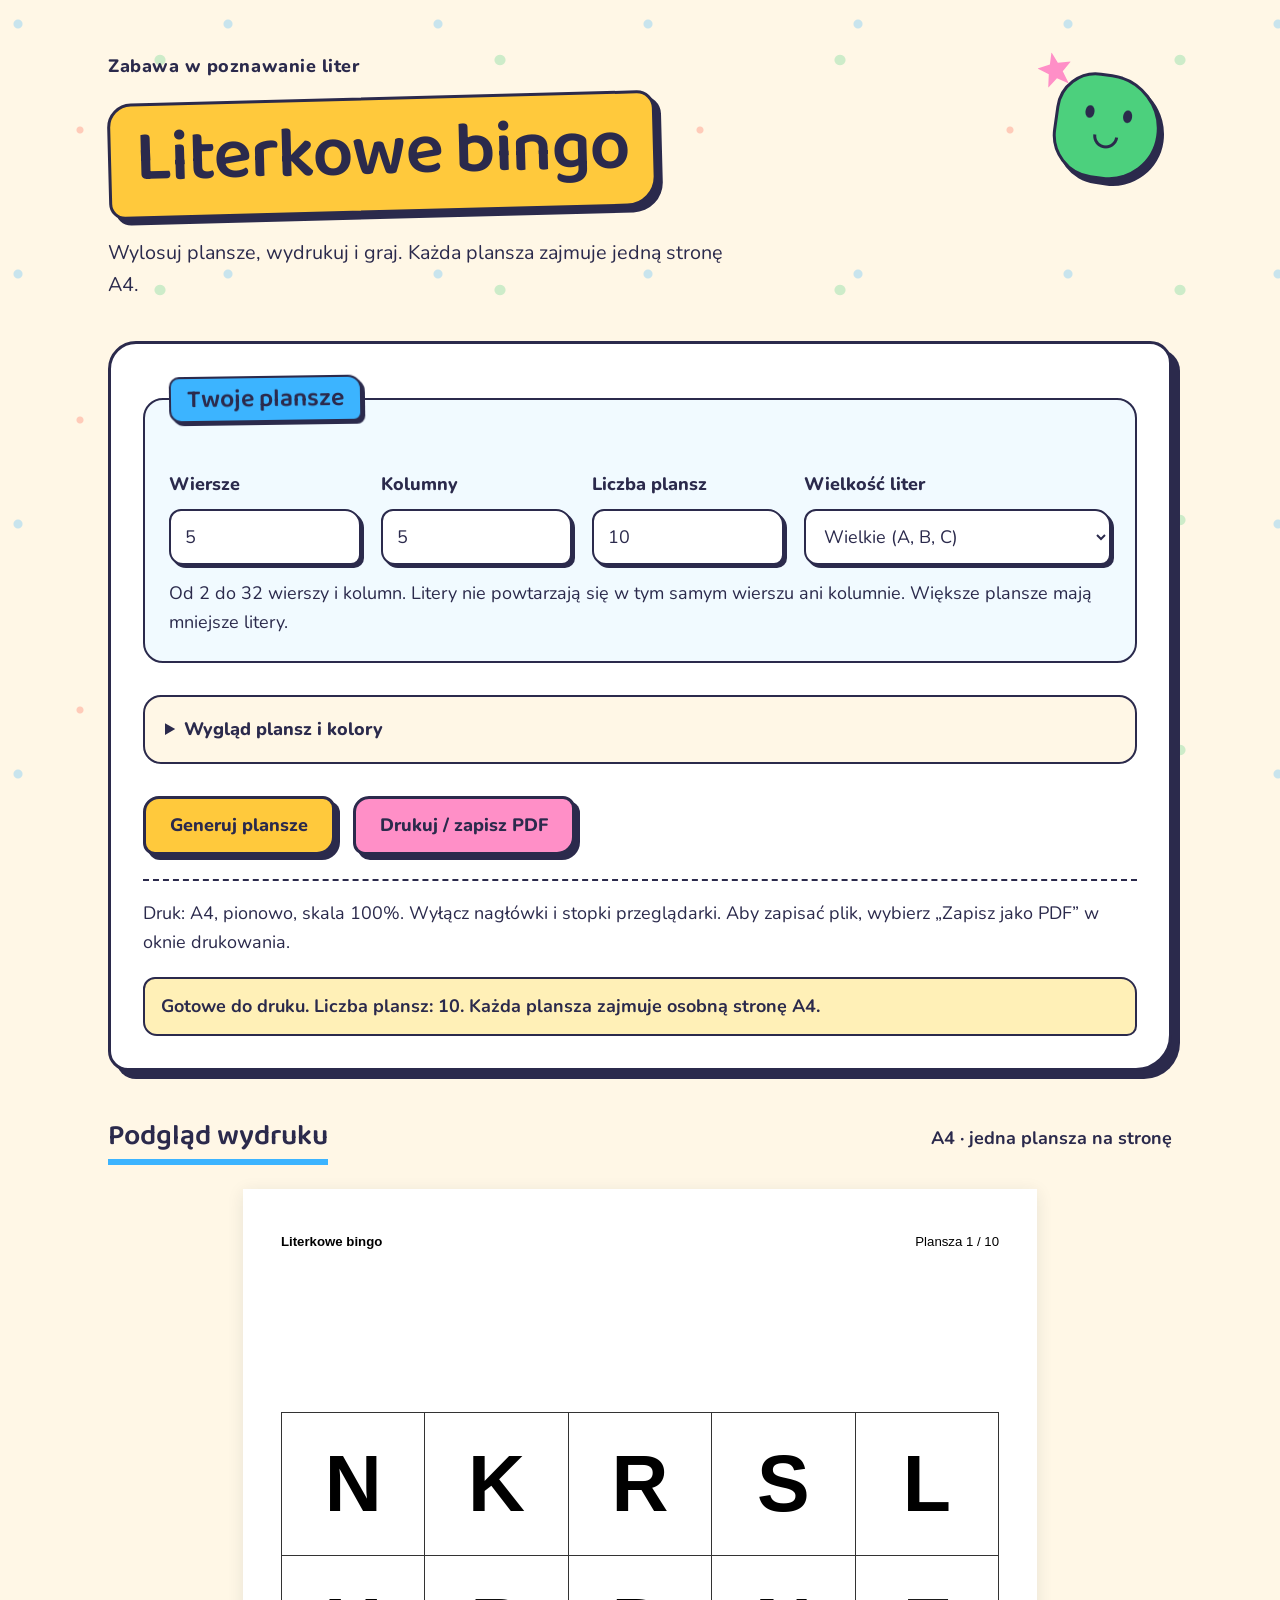
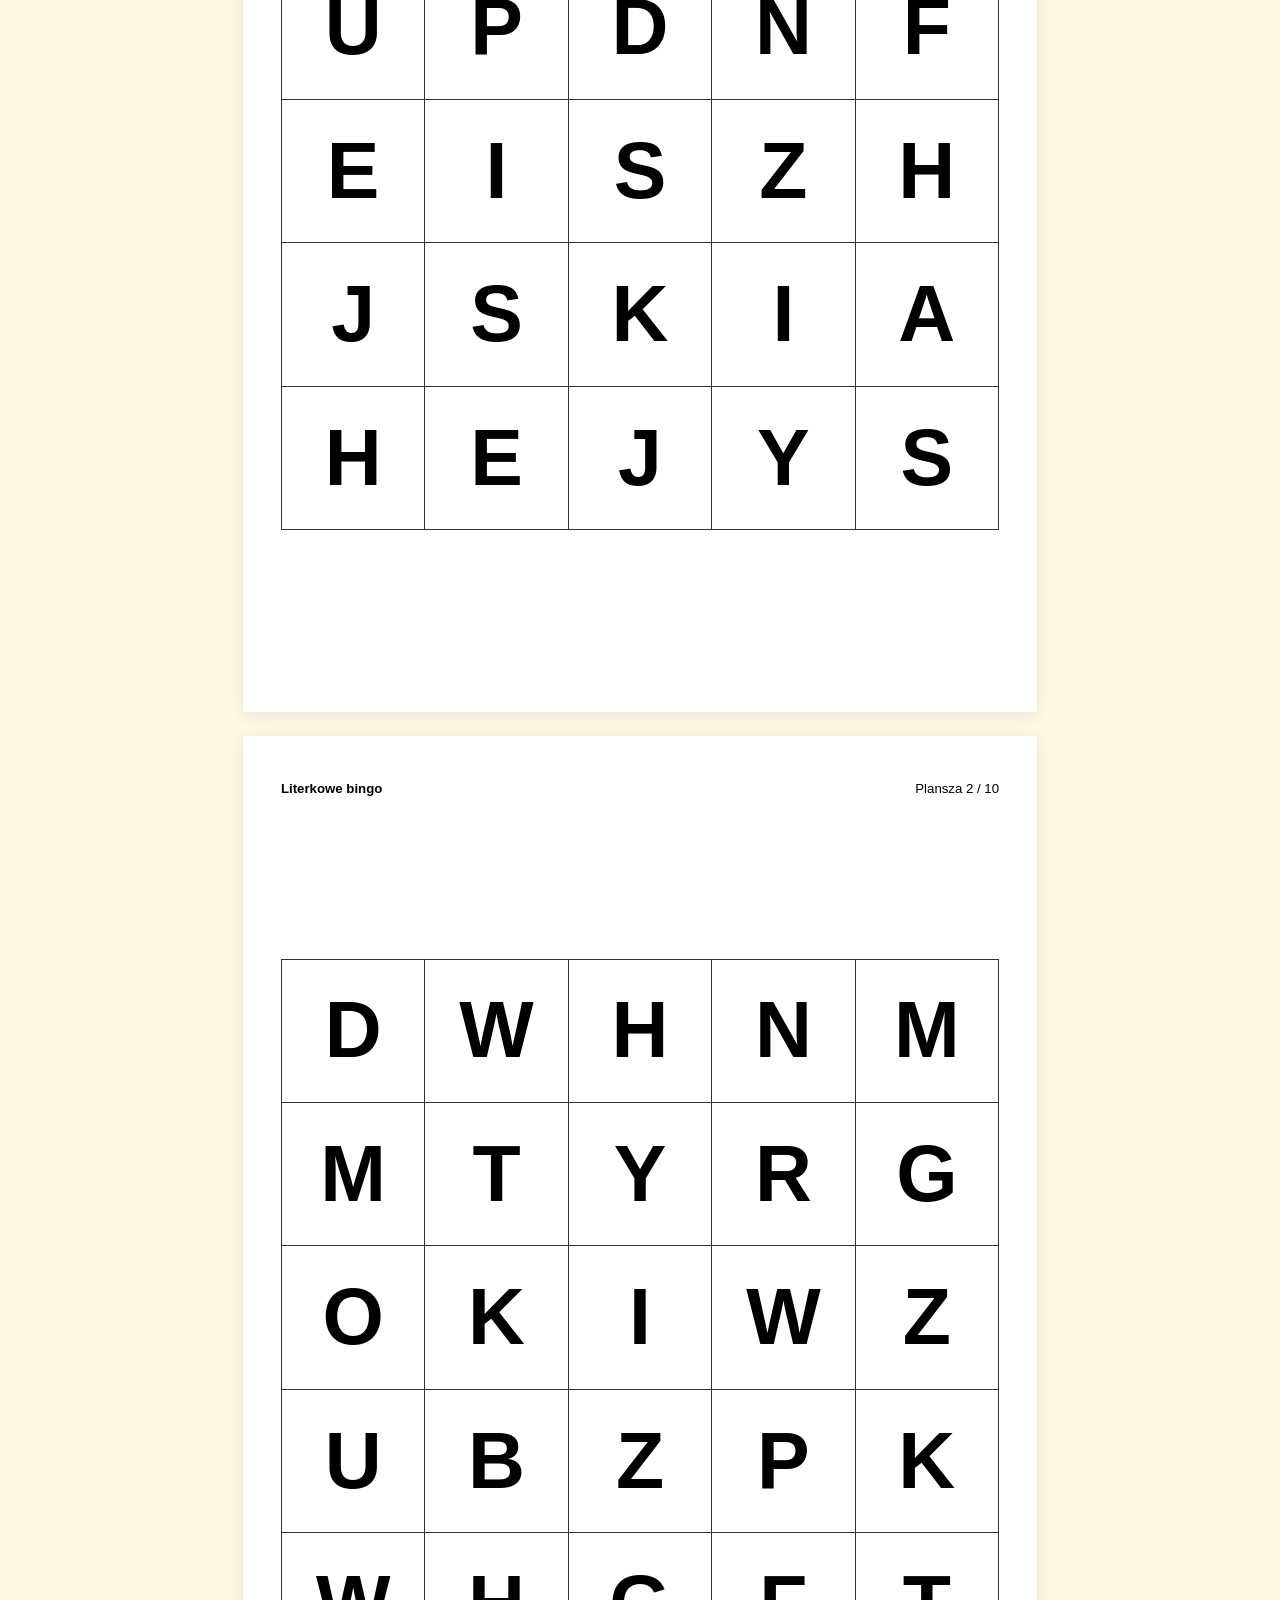
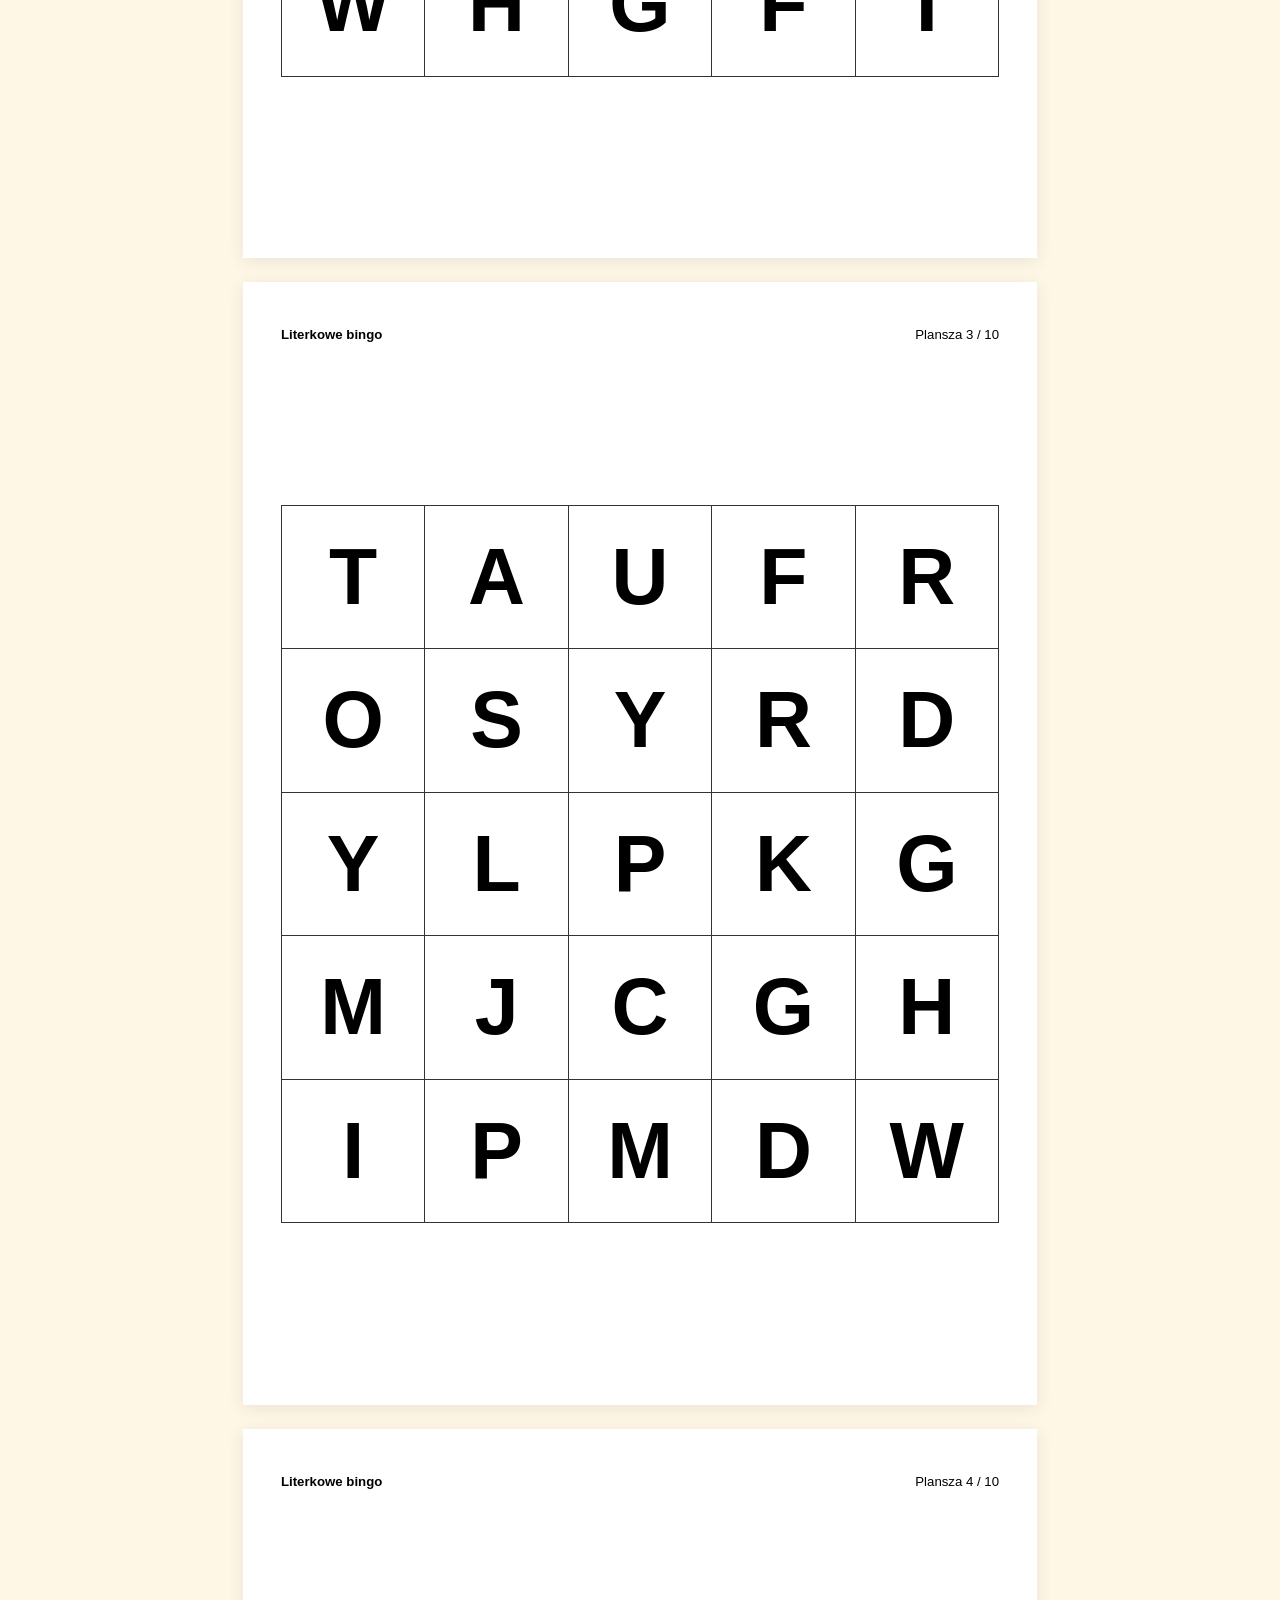
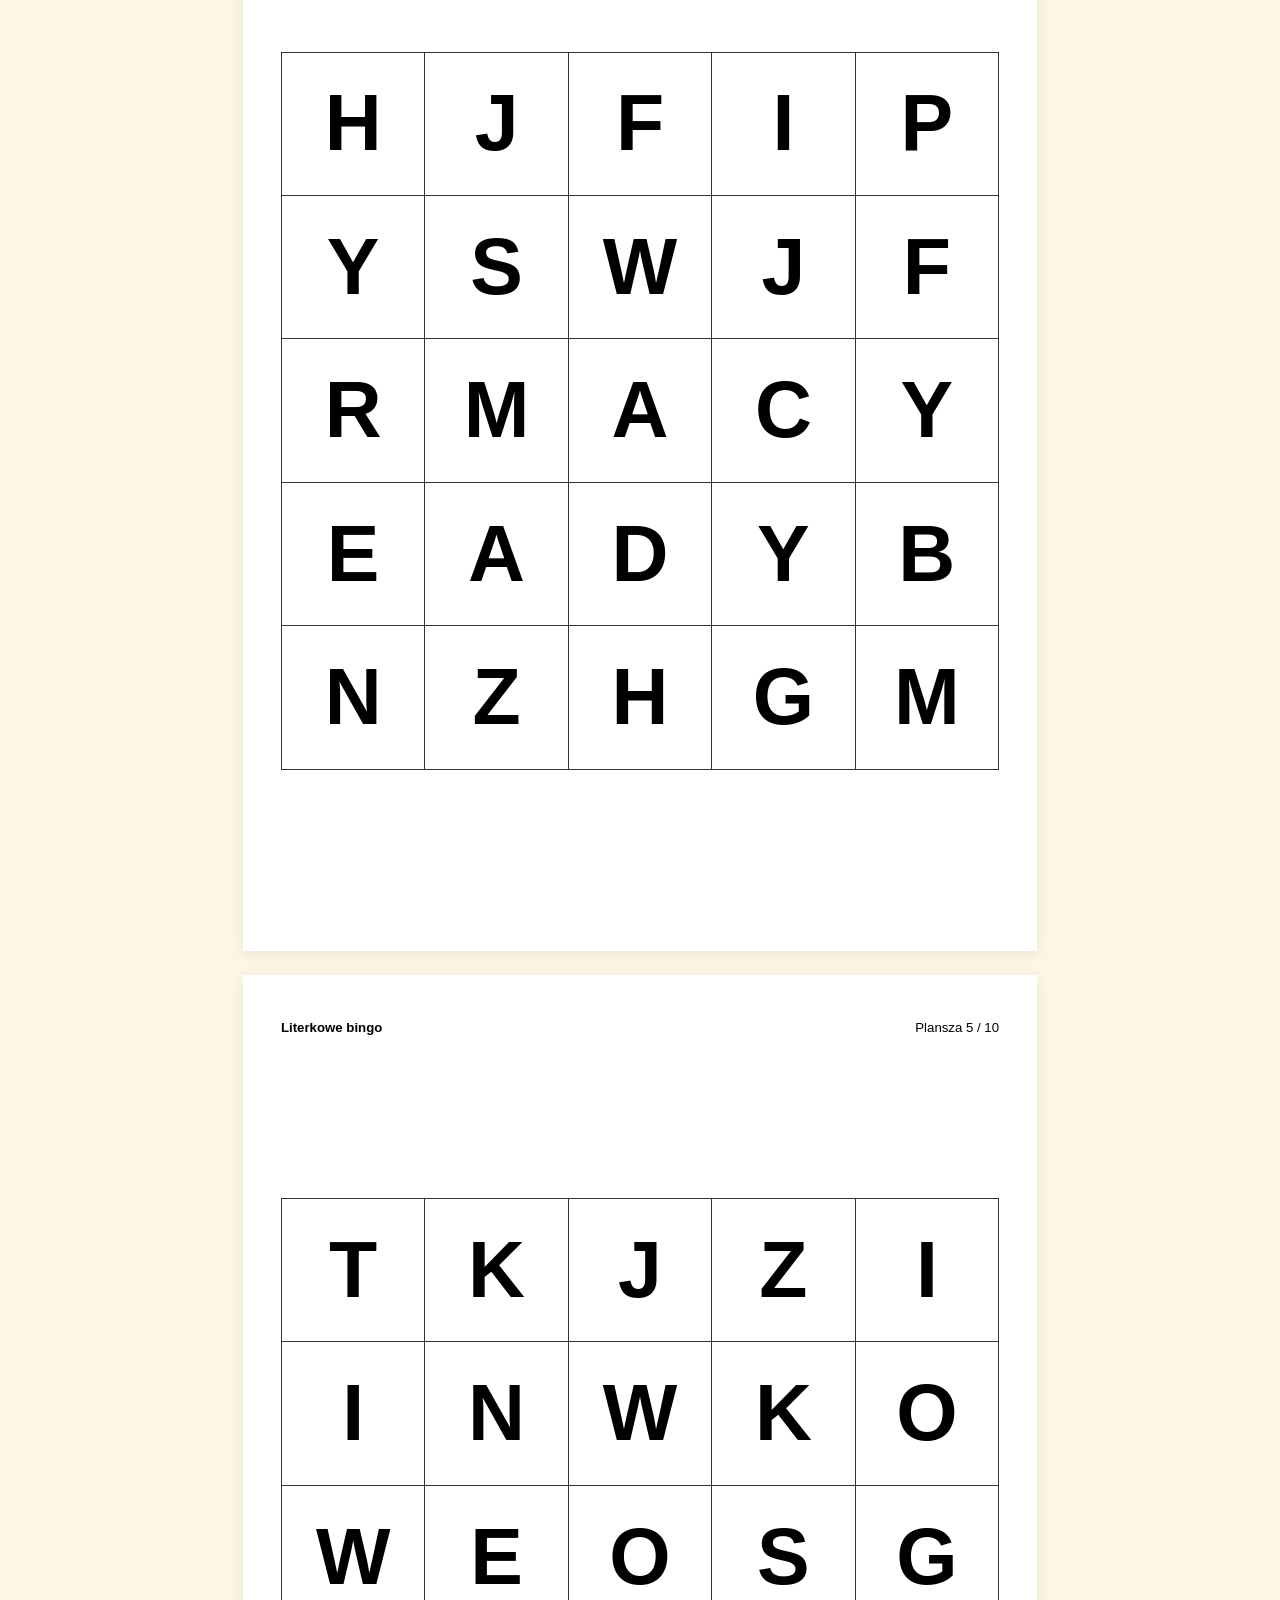
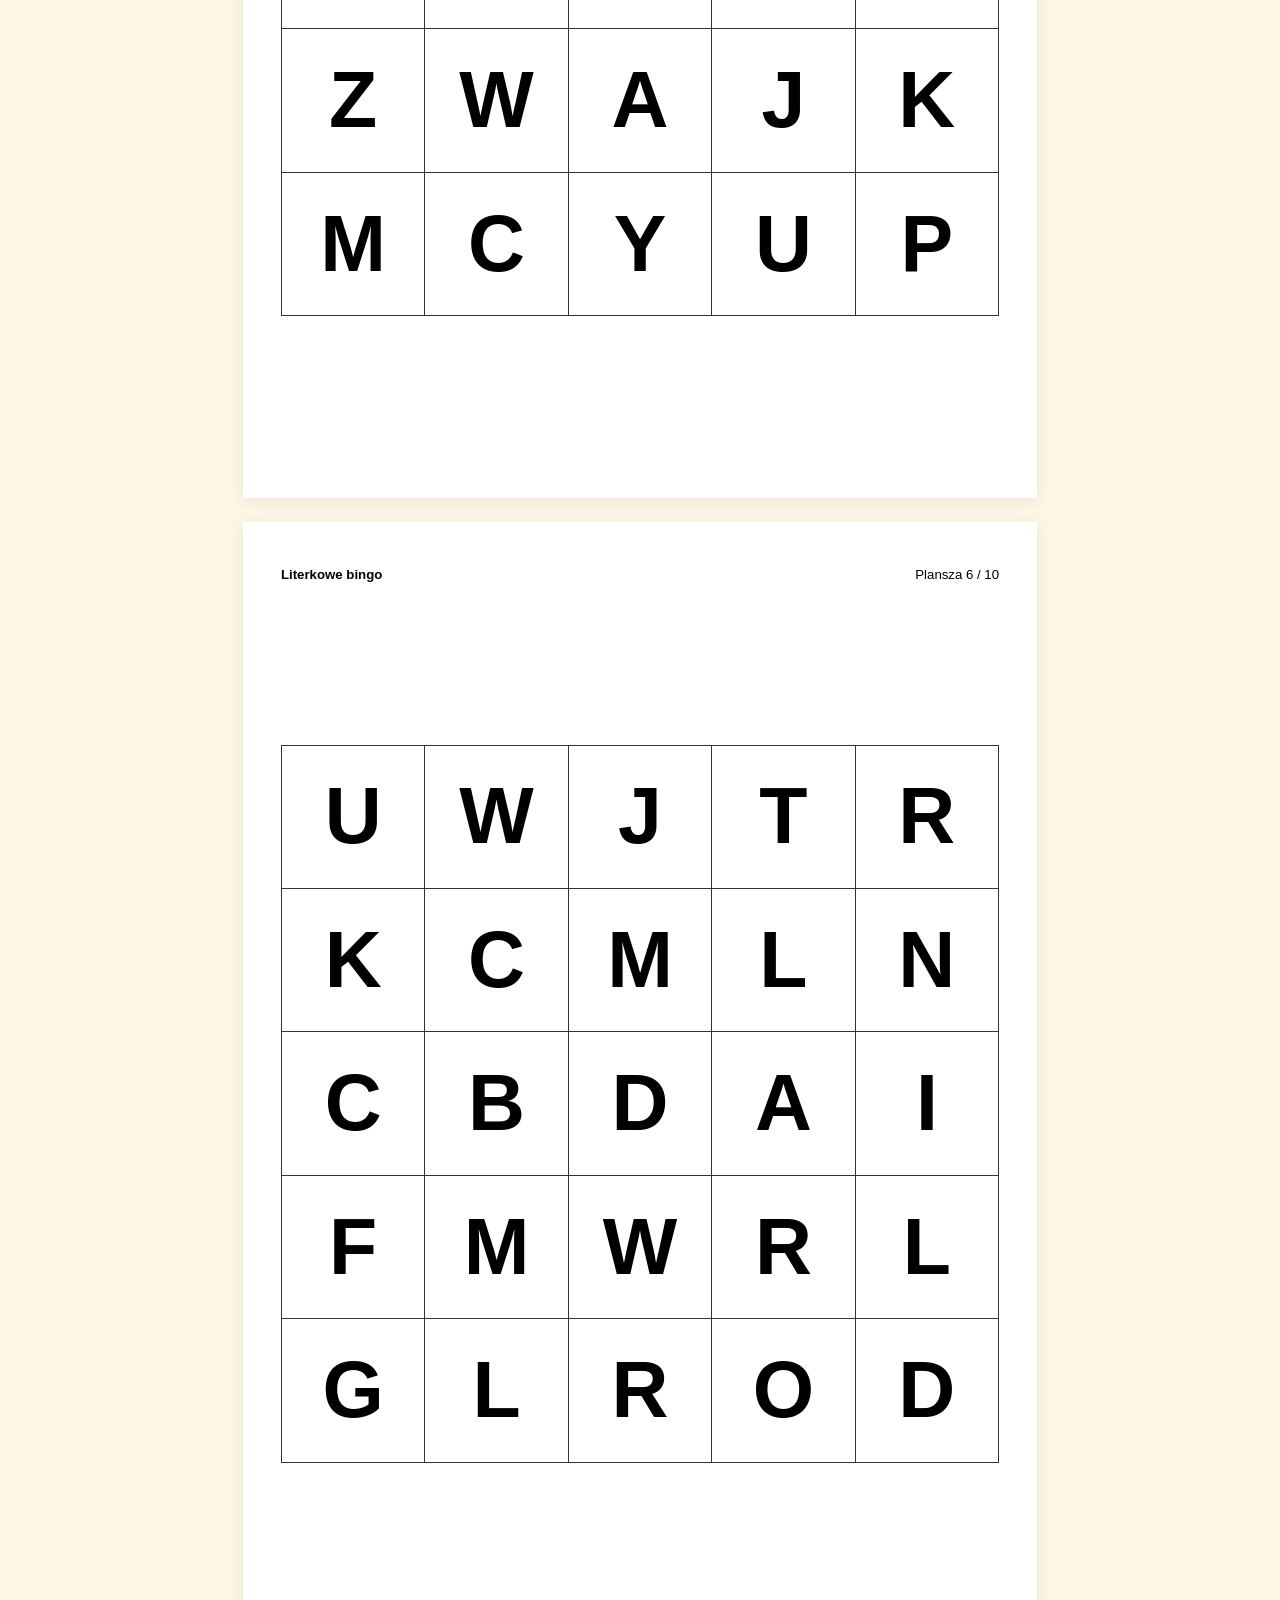
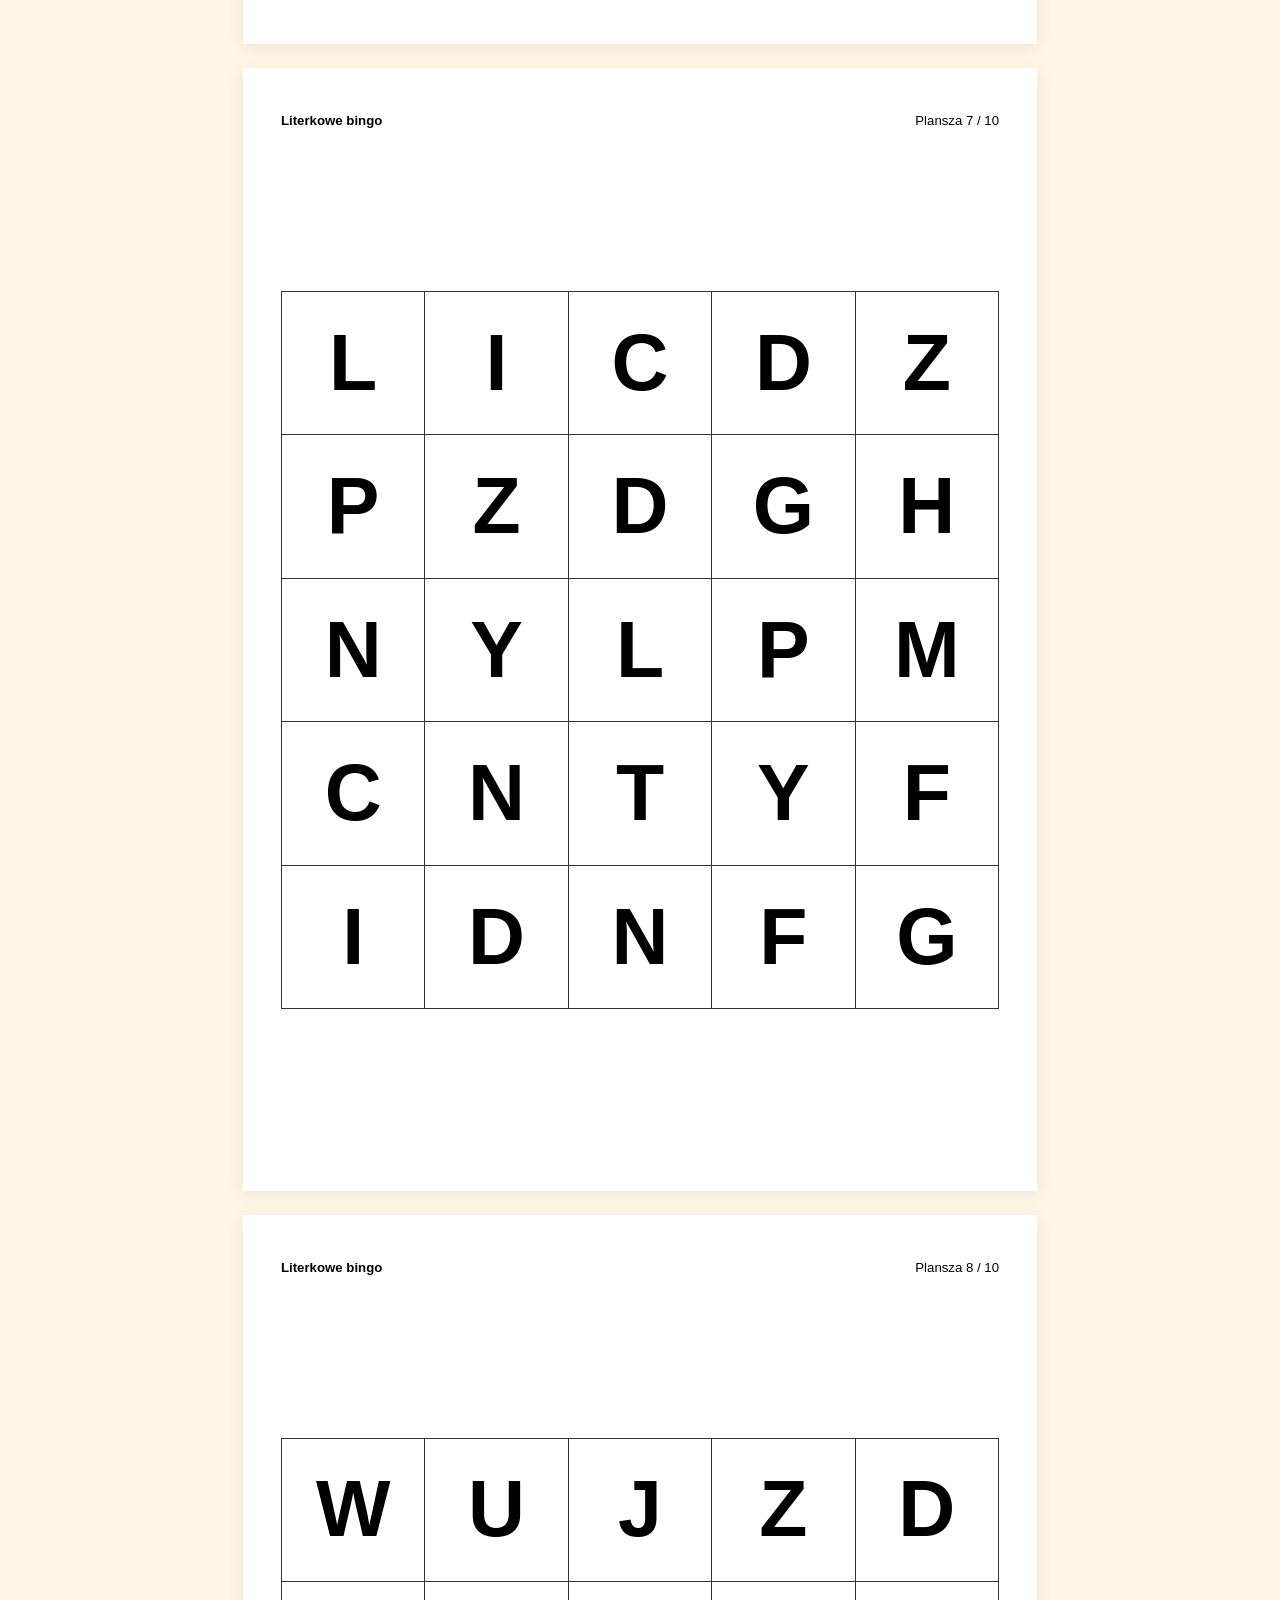
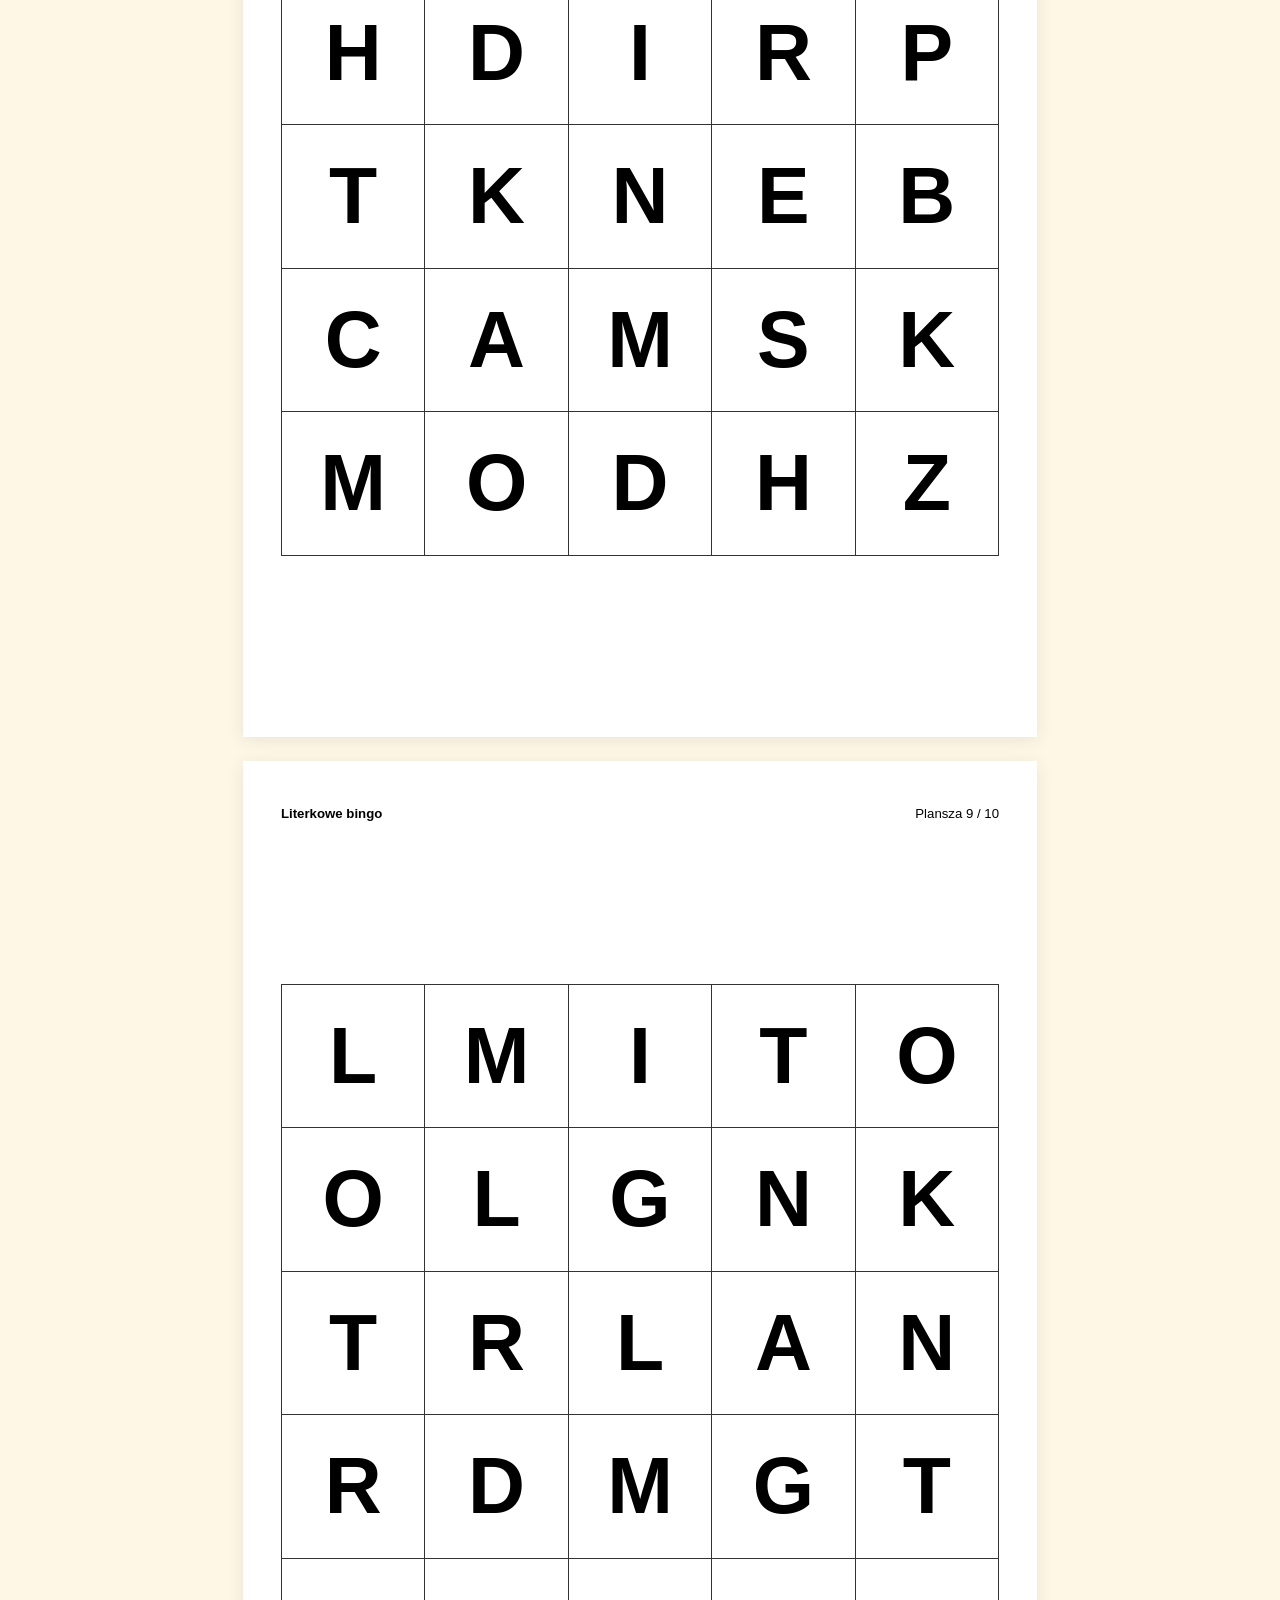
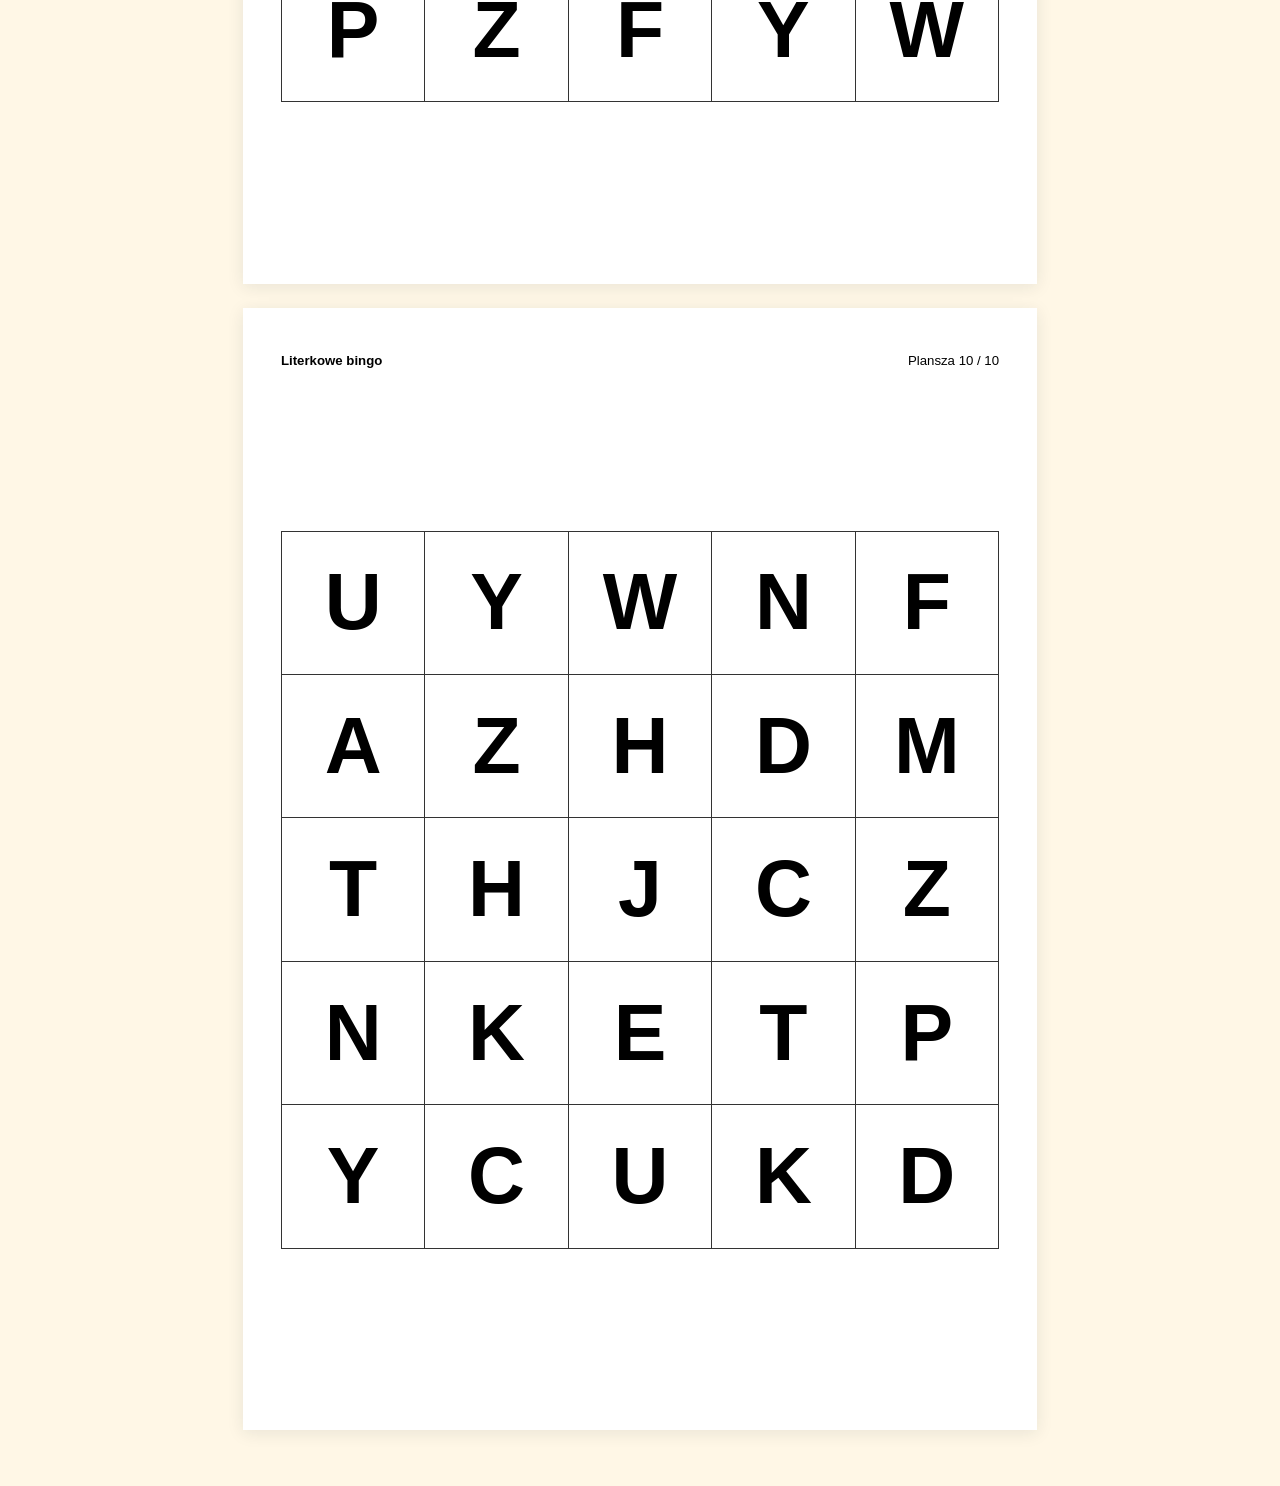
<file: bingo/index.html>
<!doctype html>
<html lang="pl">
  <head>
    <meta charset="utf-8">
    <meta name="viewport" content="width=device-width, initial-scale=1">
    <meta name="color-scheme" content="light">
    <title>Literkowe bingo: plansze do druku</title>
    <link rel="stylesheet" href="styles.css">
    <script src="script.js" defer></script>
  </head>
  <body>
    <main>
      <header class="intro screen-only">
        <p class="eyebrow">Zabawa w poznawanie liter</p>
        <h1>Literkowe bingo</h1>
        <p>Wylosuj plansze, wydrukuj i graj. Każda plansza zajmuje jedną stronę A4.</p>
      </header>

      <form id="settings" class="settings screen-only" novalidate>
        <fieldset>
          <legend>Twoje plansze</legend>
          <div class="fields">
            <div class="field">
              <label for="rows">Wiersze</label>
              <input id="rows" name="rows" type="number" min="2" max="32" step="1" value="5" required
                aria-describedby="dimensions-help rows-error">
              <span id="rows-error" class="field-error" aria-live="polite"></span>
            </div>
            <div class="field">
              <label for="columns">Kolumny</label>
              <input id="columns" name="columns" type="number" min="2" max="32" step="1" value="5" required
                aria-describedby="dimensions-help columns-error">
              <span id="columns-error" class="field-error" aria-live="polite"></span>
            </div>
            <div class="field">
              <label for="count">Liczba plansz</label>
              <input id="count" name="count" type="number" min="1" max="100" step="1" value="10" required
                aria-describedby="count-error">
              <span id="count-error" class="field-error" aria-live="polite"></span>
            </div>
            <div class="field">
              <label for="letter-case">Wielkość liter</label>
              <select id="letter-case" name="letter-case">
                <option value="upper">Wielkie (A, B, C)</option>
                <option value="lower">Małe (a, b, c)</option>
              </select>
            </div>
          </div>
          <p id="dimensions-help" class="help">
            Od 2 do 32 wierszy i kolumn. Litery nie powtarzają się w tym samym wierszu ani kolumnie.
            Większe plansze mają mniejsze litery.
          </p>
        </fieldset>

        <details class="appearance-options">
          <summary>Wygląd plansz i kolory</summary>
          <div class="appearance-content">
            <fieldset>
              <legend>Czcionka i układ</legend>
              <div class="field mode-field">
                <label for="board-font">Czcionka na planszy</label>
                <select id="board-font" name="board-font">
                  <optgroup label="Klasyczne i czytelne">
                    <option value="arial">Arial (klasyczna)</option>
                    <option value="georgia">Georgia (szeryfowa)</option>
                    <option value="trebuchet">Trebuchet MS (czytelna)</option>
                  </optgroup>
                  <optgroup label="Wesołe i zaokrąglone">
                    <option value="nunito">Nunito (jak interfejs)</option>
                    <option value="comic">Comic Sans MS (odręczna)</option>
                  </optgroup>
                </select>
              </div>
              <label class="layout-toggle" for="square-cells">
                <input id="square-cells" name="square-cells" type="checkbox" checked aria-describedby="layout-help">
                <span>Tylko kwadratowe pola</span>
              </label>
              <p id="layout-help" class="help">
                Wyłącz, aby plansza wypełniała całą dostępną stronę A4. Pola mogą wtedy być prostokątne.
              </p>
            </fieldset>

            <fieldset>
              <legend>Kolory liter</legend>
              <div class="field mode-field">
                <label for="color-mode">Sposób kolorowania</label>
                <select id="color-mode" name="color-mode">
                  <option value="black">Wszystkie czarne</option>
                  <option value="groups">Samogłoski i spółgłoski</option>
                  <option value="random">Losowe kolory</option>
                </select>
              </div>
              <div id="group-colors" class="color-options" hidden>
                <label class="color-field" for="vowel-color">
                  <input id="vowel-color" type="color" value="#c62828">
                  <span>Samogłoski</span>
                </label>
                <label class="color-field" for="consonant-color">
                  <input id="consonant-color" type="color" value="#1565c0">
                  <span>Spółgłoski</span>
                </label>
                <p class="help">Samogłoski: A, Ą, E, Ę, I, O, Ó, U, Y.</p>
              </div>
              <div id="random-colors" class="color-options" hidden>
                <div class="palette-toolbar">
                  <button id="generate-palette" type="button" class="secondary">Losuj paletę</button>
                  <p class="help">Pasujące do siebie kolory, czytelne na białym tle. Zablokuj te, które chcesz zachować.</p>
                </div>
                <div class="palette">
                  <div class="palette-card">
                    <label for="palette-1">Kolor 1</label>
                    <input id="palette-1" class="palette-color" type="color" value="#c62828">
                    <span class="palette-hex">#C62828</span>
                    <label class="palette-lock-label">
                      <input class="palette-lock" type="checkbox" aria-label="Zablokuj kolor 1"> Zablokuj
                    </label>
                  </div>
                  <div class="palette-card">
                    <label for="palette-2">Kolor 2</label>
                    <input id="palette-2" class="palette-color" type="color" value="#1565c0">
                    <span class="palette-hex">#1565C0</span>
                    <label class="palette-lock-label">
                      <input class="palette-lock" type="checkbox" aria-label="Zablokuj kolor 2"> Zablokuj
                    </label>
                  </div>
                  <div class="palette-card">
                    <label for="palette-3">Kolor 3</label>
                    <input id="palette-3" class="palette-color" type="color" value="#2e7d32">
                    <span class="palette-hex">#2E7D32</span>
                    <label class="palette-lock-label">
                      <input class="palette-lock" type="checkbox" aria-label="Zablokuj kolor 3"> Zablokuj
                    </label>
                  </div>
                  <div class="palette-card">
                    <label for="palette-4">Kolor 4</label>
                    <input id="palette-4" class="palette-color" type="color" value="#7b1fa2">
                    <span class="palette-hex">#7B1FA2</span>
                    <label class="palette-lock-label">
                      <input class="palette-lock" type="checkbox" aria-label="Zablokuj kolor 4"> Zablokuj
                    </label>
                  </div>
                  <div class="palette-card">
                    <label for="palette-5">Kolor 5</label>
                    <input id="palette-5" class="palette-color" type="color" value="#ad4900">
                    <span class="palette-hex">#AD4900</span>
                    <label class="palette-lock-label">
                      <input class="palette-lock" type="checkbox" aria-label="Zablokuj kolor 5"> Zablokuj
                    </label>
                  </div>
                  <div class="palette-card">
                    <label for="palette-6">Kolor 6</label>
                    <input id="palette-6" class="palette-color" type="color" value="#00695c">
                    <span class="palette-hex">#00695C</span>
                    <label class="palette-lock-label">
                      <input class="palette-lock" type="checkbox" aria-label="Zablokuj kolor 6"> Zablokuj
                    </label>
                  </div>
                </div>
                <p id="palette-status" class="help" role="status"></p>
                <p class="help">Każda litera otrzyma losowy kolor z palety. Kolory mogą się powtarzać.</p>
              </div>
              <p id="color-help" class="help" hidden>
                Kolorujemy tylko litery. Pola pozostają białe. Bardzo jasne kolory mogą być słabo widoczne na wydruku.
              </p>
            </fieldset>
          </div>
        </details>

        <div class="actions">
          <button type="submit" id="generate">Generuj plansze</button>
          <button type="button" id="print" class="secondary" disabled>Drukuj / zapisz PDF</button>
        </div>
        <p class="print-help">
          Druk: A4, pionowo, skala 100%. Wyłącz nagłówki i stopki przeglądarki.
          Aby zapisać plik, wybierz „Zapisz jako PDF” w oknie drukowania.
        </p>
        <p id="status" class="status" role="status" aria-live="polite"></p>
        <p id="generation-error" class="field-error" role="alert"></p>
      </form>

      <section class="preview" aria-labelledby="preview-heading">
        <div class="preview-heading screen-only">
          <h2 id="preview-heading">Podgląd wydruku</h2>
          <span>A4 · jedna plansza na stronę</span>
        </div>
        <div id="sheets" class="sheets"></div>
      </section>
      <noscript>
        <p class="screen-only">Włącz JavaScript w przeglądarce, aby generować plansze.</p>
      </noscript>
    </main>
  </body>
</html>
</file>
<file: bingo/styles.css>
@import url("https://fonts.googleapis.com/css2?family=Baloo+2:wght@600;700&family=Nunito:wght@400;600;700;800&display=swap");

:root {
  --sunny-yellow: #ffc93c;
  --tomato-red: #ff5a47;
  --sky-blue: #3cb4ff;
  --grass-green: #4cd07d;
  --bubblegum-pink: #ff8fc7;
  --cream: #fff7e6;
  --ink: #2b2a4c;
  --display-font: "Baloo 2", "Comic Sans MS", "Trebuchet MS", sans-serif;
  --body-font: "Nunito", "Trebuchet MS", Verdana, sans-serif;
  font-family: "Segoe UI", Arial, sans-serif;
  color: #182b3a;
  background: #f2f5f8;
  font-synthesis: none;
}

* {
  box-sizing: border-box;
}

body {
  margin: 0;
}

[hidden] {
  display: none !important;
}

@media screen {
  :root {
    font-family: var(--body-font);
    font-size: 18px;
    line-height: 1.6;
    color: var(--ink);
    background: var(--cream);
  }

  body {
    isolation: isolate;
  }

  body::before {
    content: "";
    position: fixed;
    inset: 0;
    z-index: -1;
    background:
      radial-gradient(circle at 18px 24px, var(--sky-blue) 0 4px, transparent 5px) 0 0 / 210px 250px,
      radial-gradient(circle at 80px 130px, var(--tomato-red) 0 3px, transparent 4px) 0 0 / 310px 290px,
      radial-gradient(ellipse at 160px 60px, var(--grass-green) 0 5px, transparent 6px) 0 0 / 340px 230px;
    opacity: 0.28;
    pointer-events: none;
  }

  main {
    max-width: 1120px;
    margin: 0 auto;
    padding: 44px 28px 56px;
  }

  h1,
  h2,
  p {
    margin-top: 0;
  }

  .intro {
    position: relative;
    margin-bottom: 28px;
    padding: 8px 142px 12px 0;
    animation: sticker-reveal 450ms ease-out backwards;
  }

  .intro::before,
  .intro::after {
    content: "";
    position: absolute;
    pointer-events: none;
  }

  .intro::before {
    top: 30px;
    right: 12px;
    width: 100px;
    height: 100px;
    border: 3px solid var(--ink);
    border-radius: 42% 58% 54% 46%;
    background:
      radial-gradient(ellipse, var(--ink) 0 4px, transparent 5px) 29% 35% / 10px 14px no-repeat,
      radial-gradient(ellipse, var(--ink) 0 4px, transparent 5px) 71% 35% / 10px 14px no-repeat,
      radial-gradient(ellipse at 50% 0, transparent 9px, var(--ink) 10px 12px, transparent 13px) 50% 70% / 32px 16px no-repeat,
      var(--grass-green);
    box-shadow: 5px 5px 0 var(--ink);
    transform: rotate(8deg);
  }

  .intro::after {
    top: 8px;
    right: 100px;
    width: 34px;
    height: 34px;
    background: var(--bubblegum-pink);
    clip-path: polygon(50% 0, 62% 34%, 100% 38%, 71% 61%, 81% 100%, 50% 78%, 19% 100%, 29% 61%, 0 38%, 38% 34%);
    transform: rotate(-12deg);
  }

  h1,
  h2,
  legend {
    font-family: var(--display-font);
    font-weight: 600;
    line-height: 1.2;
  }

  h1 {
    display: inline-block;
    max-width: 100%;
    margin-bottom: 24px;
    padding: 10px 24px 14px;
    border: 3px solid var(--ink);
    border-radius: 24px 18px 30px 16px;
    background: var(--sunny-yellow);
    box-shadow: 6px 6px 0 var(--ink);
    font-size: clamp(2.25rem, 6vw, 4rem);
    letter-spacing: -0.02em;
    transform: rotate(-1.5deg);
  }

  .eyebrow {
    margin-bottom: 16px;
    font-weight: 800;
    letter-spacing: 0.03em;
  }

  .intro > p:last-child {
    max-width: 650px;
    margin-bottom: 0;
    font-size: 1.1rem;
  }

  .settings {
    padding: 32px;
    border: 3px solid var(--ink);
    border-radius: 28px 22px 36px 20px;
    background: white;
    box-shadow: 8px 8px 0 var(--ink);
    animation: sticker-reveal 450ms 80ms ease-out backwards;
  }

  fieldset {
    min-width: 0;
    margin: 0 0 32px;
    padding: 24px;
    border: 2px solid var(--ink);
    border-radius: 20px;
    background: #f1faff;
  }

  fieldset:nth-of-type(2) {
    background: #fff3f8;
  }

  legend {
    max-width: 100%;
    margin-bottom: 24px;
    padding: 6px 16px;
    border: 2px solid var(--ink);
    border-radius: 10px 14px 8px 12px;
    background: var(--sky-blue);
    box-shadow: 3px 3px 0 var(--ink);
    font-size: 1.4rem;
    transform: rotate(-0.8deg);
  }

  fieldset:nth-of-type(2) legend {
    background: var(--bubblegum-pink);
    transform: rotate(0.8deg);
  }

  .appearance-options {
    margin-bottom: 32px;
    border: 2px solid var(--ink);
    border-radius: 18px;
    background: var(--cream);
  }

  .appearance-options > summary {
    padding: 18px 20px;
    border-radius: 16px;
    font-weight: 800;
    cursor: pointer;
  }

  .appearance-options > summary::marker {
    color: var(--ink);
  }

  .appearance-options[open] > summary {
    border-bottom: 2px solid var(--ink);
    border-radius: 16px 16px 0 0;
    background: var(--sunny-yellow);
  }

  .appearance-content {
    padding: 24px 20px;
  }

  .appearance-content > fieldset {
    margin-bottom: 24px;
  }

  .appearance-content > fieldset:last-child {
    margin-bottom: 0;
  }

  .appearance-content > fieldset > legend {
    font-family: var(--body-font);
    font-size: 1.2rem;
    font-weight: 800;
    transform: none;
  }

  .fields {
    display: grid;
    grid-template-columns: repeat(3, minmax(0, 1fr)) minmax(240px, 1.6fr);
    gap: 20px;
  }

  .field {
    display: flex;
    flex-direction: column;
    gap: 10px;
    min-width: 0;
  }

  label {
    font-weight: 800;
  }

  input,
  select,
  button {
    font: inherit;
  }

  input[type="number"],
  select {
    width: 100%;
    min-height: 56px;
    padding: 12px 14px;
    border: 2px solid var(--ink);
    border-radius: 12px 16px 10px 14px;
    color: var(--ink);
    background: white;
    box-shadow: 3px 3px 0 var(--ink);
  }

  input[aria-invalid="true"] {
    border-color: #9a1f26;
    box-shadow: 3px 3px 0 #9a1f26;
  }

  .mode-field {
    max-width: 420px;
  }

  .layout-toggle {
    display: flex;
    align-items: center;
    gap: 12px;
    margin-top: 20px;
    padding: 14px;
    border: 2px dashed var(--ink);
    border-radius: 14px;
    background: var(--cream);
  }

  .layout-toggle input,
  .palette-lock {
    flex: 0 0 auto;
    width: 22px;
    height: 22px;
    margin: 0;
    accent-color: var(--ink);
  }

  .help,
  .print-help {
    margin: 14px 0 0;
    font-size: 1rem;
    line-height: 1.6;
  }

  .field-error {
    color: #9a1f26;
    font-size: 1rem;
    font-weight: 700;
    line-height: 1.5;
  }

  .field-error:empty,
  #palette-status:empty {
    display: none;
  }

  .color-options {
    margin-top: 20px;
  }

  .color-field {
    display: inline-flex;
    align-items: center;
    gap: 12px;
    min-height: 48px;
    margin: 0 24px 12px 0;
  }

  input[type="color"] {
    flex: 0 0 auto;
    width: 54px;
    height: 48px;
    padding: 4px;
    border: 2px solid var(--ink);
    border-radius: 10px;
    background: white;
    cursor: pointer;
  }

  .palette {
    display: grid;
    grid-template-columns: repeat(auto-fit, minmax(140px, 1fr));
    gap: 18px;
    margin-top: 20px;
  }

  .palette-toolbar {
    display: flex;
    flex-wrap: wrap;
    align-items: center;
    gap: 16px 20px;
  }

  .palette-toolbar .help {
    flex: 1 1 250px;
    margin: 0;
  }

  .palette-card {
    --card-accent: var(--sunny-yellow);
    display: flex;
    flex-direction: column;
    gap: 12px;
    min-width: 0;
    padding: 14px;
    border: 2px solid var(--ink);
    border-radius: 16px 12px 18px 14px;
    background: white;
    box-shadow: 4px 4px 0 var(--ink);
  }

  .palette-card:nth-child(3n + 2) {
    --card-accent: var(--sky-blue);
    border-radius: 12px 18px 14px 16px;
  }

  .palette-card:nth-child(3n) {
    --card-accent: var(--bubblegum-pink);
  }

  .palette-card > label:first-child {
    padding: 3px 8px;
    border-radius: 6px 10px 6px 8px;
    background: var(--card-accent);
  }

  .palette-card.locked {
    background: #e0f8e9;
    outline: 2px dashed var(--ink);
    outline-offset: 3px;
  }

  .palette-card .palette-color {
    width: 100%;
    height: 88px;
  }

  .palette-hex {
    font-family: Consolas, monospace;
    font-size: 1rem;
    font-weight: 700;
  }

  .palette-lock-label {
    display: flex;
    align-items: center;
    gap: 8px;
    font-size: 1rem;
  }

  .actions {
    display: flex;
    flex-wrap: wrap;
    gap: 18px;
  }

  button {
    max-width: 100%;
    min-height: 56px;
    padding: 14px 24px;
    border: 3px solid var(--ink);
    border-radius: 16px 12px 18px 12px;
    color: var(--ink);
    background: var(--sunny-yellow);
    box-shadow: 5px 5px 0 var(--ink);
    font-weight: 800;
    line-height: 1.4;
    cursor: pointer;
    transition: translate 120ms ease, box-shadow 120ms ease;
  }

  button.secondary {
    background: var(--sky-blue);
  }

  .actions button.secondary {
    background: var(--bubblegum-pink);
  }

  .palette-toolbar button.secondary {
    background: var(--grass-green);
  }

  button:disabled,
  button.secondary:disabled {
    color: #615c65;
    background: #e6e0d5;
    box-shadow: 2px 2px 0 var(--ink);
    cursor: not-allowed;
  }

  :focus-visible {
    outline: 3px solid var(--ink);
    outline-offset: 5px;
  }

  .print-help {
    margin-top: 24px;
    padding-top: 18px;
    border-top: 2px dashed var(--ink);
  }

  .status {
    margin: 20px 0 0;
    padding: 14px 16px;
    border: 2px solid var(--ink);
    border-radius: 12px 16px 10px 14px;
    background: #fff0b7;
    font-weight: 700;
    line-height: 1.5;
  }

  .status:empty {
    display: none;
  }

  #generation-error {
    margin-bottom: 0;
  }

  .preview {
    margin-top: 48px;
  }

  .preview-heading {
    display: flex;
    flex-wrap: wrap;
    align-items: baseline;
    justify-content: space-between;
    gap: 12px 20px;
    margin-bottom: 24px;
    animation: sticker-reveal 450ms 160ms ease-out backwards;
  }

  .preview-heading h2 {
    margin: 0;
    padding-bottom: 6px;
    border-bottom: 6px solid var(--sky-blue);
    font-size: 1.6rem;
  }

  .preview-heading span {
    font-size: 1rem;
    font-weight: 700;
  }

  .sheet {
    font-family: "Segoe UI", Arial, sans-serif;
    font-size: 16px;
    line-height: normal;
  }

  @keyframes sticker-reveal {
    from {
      opacity: 0;
      transform: translateY(12px);
    }

    to {
      opacity: 1;
      transform: translateY(0);
    }
  }

  @media (hover: hover) and (pointer: fine) {
    button:hover:not(:disabled) {
      box-shadow: 7px 7px 0 var(--ink);
      translate: 0 -2px;
    }
  }

  button:active:not(:disabled) {
    box-shadow: 1px 1px 0 var(--ink);
    translate: 4px 4px;
  }

  @media (max-width: 880px) {
    .fields {
      grid-template-columns: repeat(2, minmax(0, 1fr));
    }
  }

  @media (max-width: 700px) {
    main {
      padding: 28px 18px 40px;
    }

    .intro {
      padding: 0 0 90px;
    }

    .intro::before {
      top: auto;
      right: 12px;
      bottom: 0;
      width: 70px;
      height: 70px;
    }

    .intro::after {
      top: auto;
      right: 100px;
      bottom: 32px;
    }

    .settings {
      padding: 24px 18px;
      box-shadow: 5px 5px 0 var(--ink);
    }

    .appearance-content {
      padding: 20px 12px;
    }

    fieldset {
      padding: 20px 14px;
    }
  }

  @media (max-width: 520px) {
    h1 {
      padding-right: 16px;
      padding-left: 16px;
    }

    .fields {
      grid-template-columns: minmax(0, 1fr);
    }

    .actions button,
    .palette-toolbar button {
      width: 100%;
    }

    .palette {
      gap: 16px;
    }
  }

  @media (prefers-reduced-motion: reduce) {
    .intro,
    .settings,
    .preview-heading {
      animation: none;
    }

    h1,
    legend,
    .intro::before,
    .intro::after {
      transform: none;
    }

    button {
      transition: none;
    }

    button:hover:not(:disabled),
    button:active:not(:disabled) {
      translate: none;
    }
  }
}

.sheets {
  display: grid;
  grid-template-columns: minmax(0, 1fr);
  justify-items: center;
  gap: 24px;
}

.page-preview {
  width: min(100%, 210mm);
  min-width: 0;
  aspect-ratio: 210 / 297;
  overflow: hidden;
  background: white;
  box-shadow: 0 3px 16px #182b3a18;
}

.sheet {
  --board-height: 264mm;
  display: grid;
  grid-template-rows: 8mm minmax(0, 1fr);
  gap: 4mm;
  width: 210mm;
  height: 297mm;
  padding: 10mm 10mm 11mm;
  color: black;
  background: white;
  transform: scale(var(--preview-scale, 1));
  transform-origin: top left;
}

.sheet-header {
  display: flex;
  align-items: center;
  justify-content: space-between;
  font-size: 3.5mm;
}

.sheet-title {
  font-weight: 700;
}

.board {
  --grid-line: 0.25mm;
  --cell-size: min(
    calc((190mm - var(--grid-line)) / var(--columns)),
    calc((var(--board-height) - var(--grid-line)) / var(--rows))
  );
  display: grid;
  grid-template-rows: repeat(var(--rows), minmax(0, 1fr));
  grid-template-columns: repeat(var(--columns), minmax(0, 1fr));
  place-self: center;
  width: calc(var(--cell-size) * var(--columns) + var(--grid-line));
  height: calc(var(--cell-size) * var(--rows) + var(--grid-line));
  min-width: 0;
  min-height: 0;
  border-top: var(--grid-line) solid #333;
  border-left: var(--grid-line) solid #333;
}

.board-row {
  display: contents;
}

.board.full-page {
  width: 190mm;
  height: var(--board-height);
}

.board[data-font="georgia"] {
  --board-font: Georgia, "Times New Roman", serif;
}

.board[data-font="trebuchet"] {
  --board-font: "Trebuchet MS", Arial, sans-serif;
}

.board[data-font="nunito"] {
  --board-font: var(--body-font);
}

.board[data-font="comic"] {
  --board-font: "Comic Sans MS", "Trebuchet MS", sans-serif;
}

.cell {
  display: flex;
  align-items: center;
  justify-content: center;
  min-width: 0;
  min-height: 0;
  border-right: var(--grid-line) solid #333;
  border-bottom: var(--grid-line) solid #333;
  background: white;
  font-family: var(--board-font, Arial, "Segoe UI", sans-serif);
  font-size: calc(var(--cell-size) * 0.55);
  font-weight: 700;
  line-height: 1.25;
}

@page {
  size: A4 portrait;
  margin: 10mm;
}

@media print {
  :root,
  body {
    color: black;
    background: white;
  }

  main {
    max-width: none;
    margin: 0;
    padding: 0;
  }

  .screen-only {
    display: none !important;
  }

  .preview {
    margin: 0;
  }

  .sheets {
    display: block;
  }

  .page-preview {
    width: 190mm;
    height: 276mm;
    margin: 0;
    overflow: visible;
    box-shadow: none;
    break-inside: avoid;
    page-break-inside: avoid;
  }

  .page-preview:not(:last-child) {
    break-after: page;
    page-break-after: always;
  }

  .sheet {
    --board-height: 276mm;
    grid-template-rows: minmax(0, 1fr);
    gap: 0;
    width: 190mm;
    height: 276mm;
    padding: 0;
    transform: none;
    print-color-adjust: exact;
    -webkit-print-color-adjust: exact;
  }

  .sheet-header {
    display: none;
  }
}
</file>
